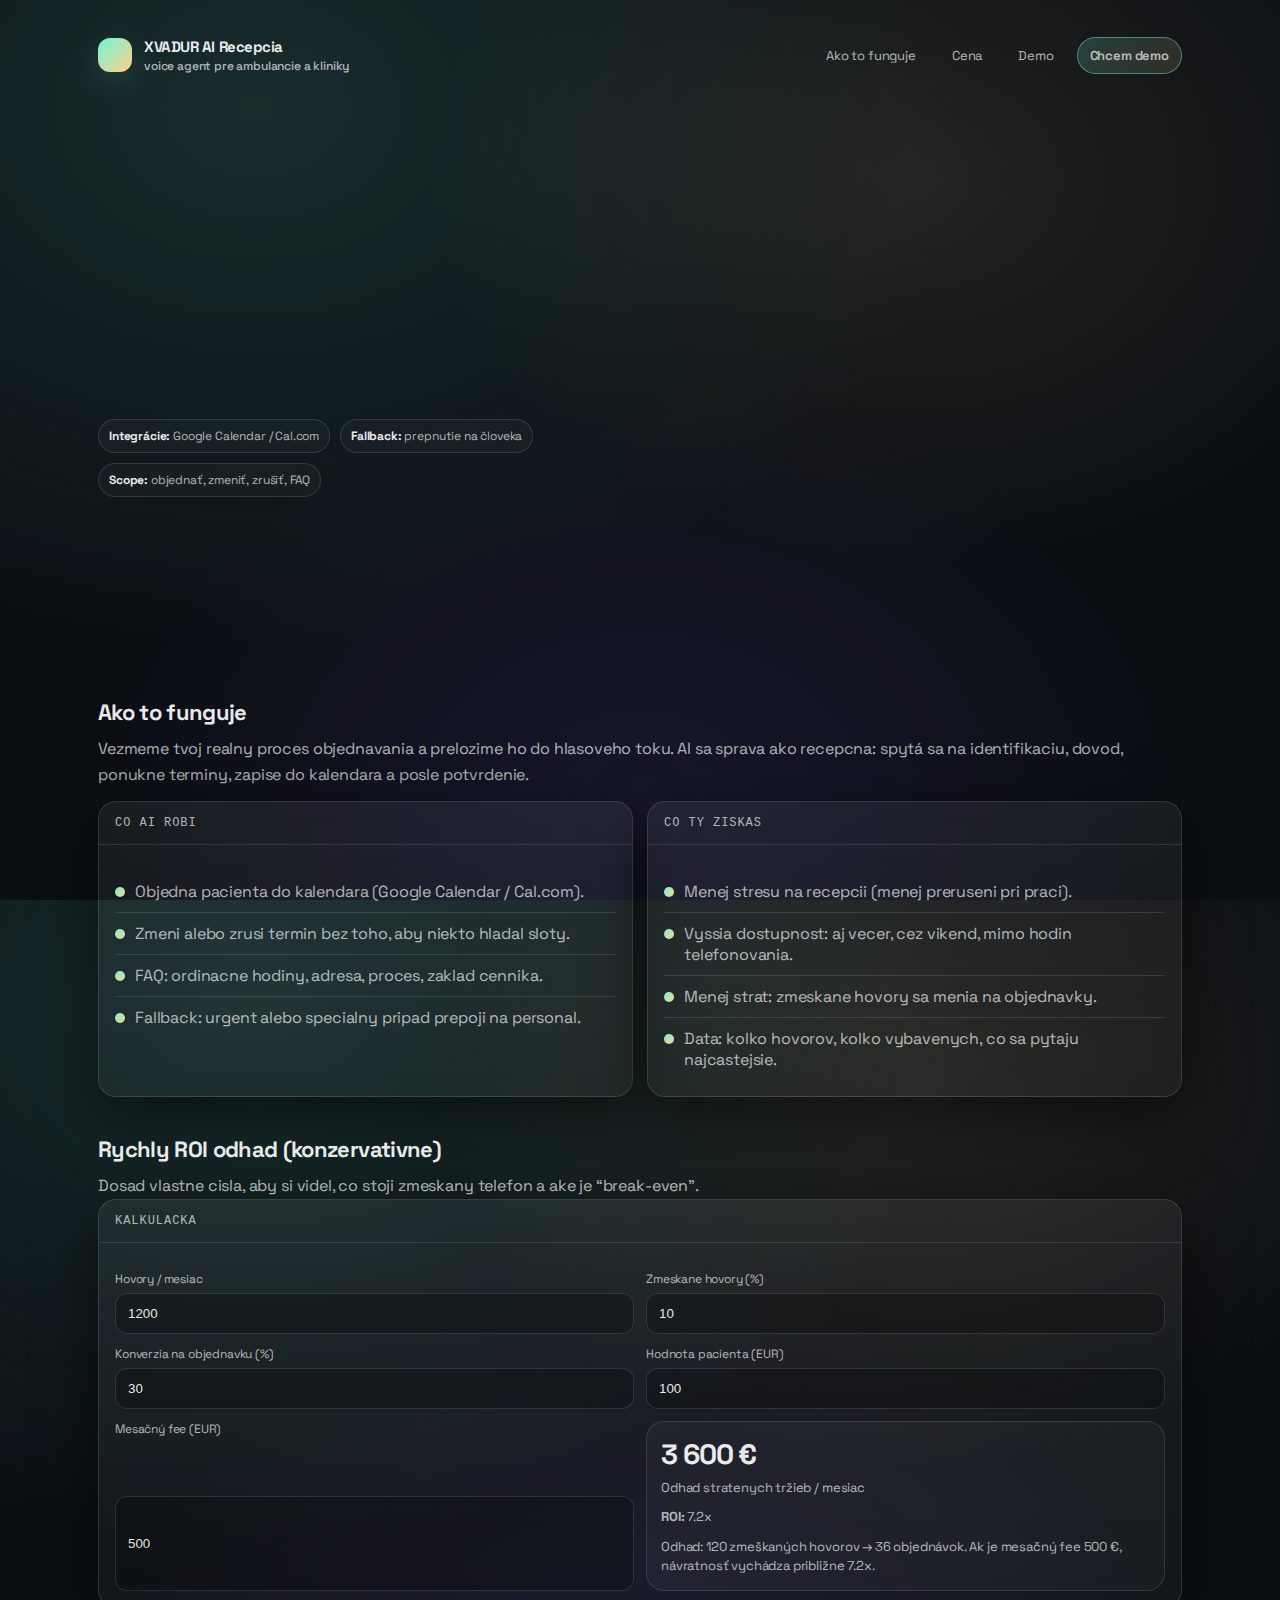
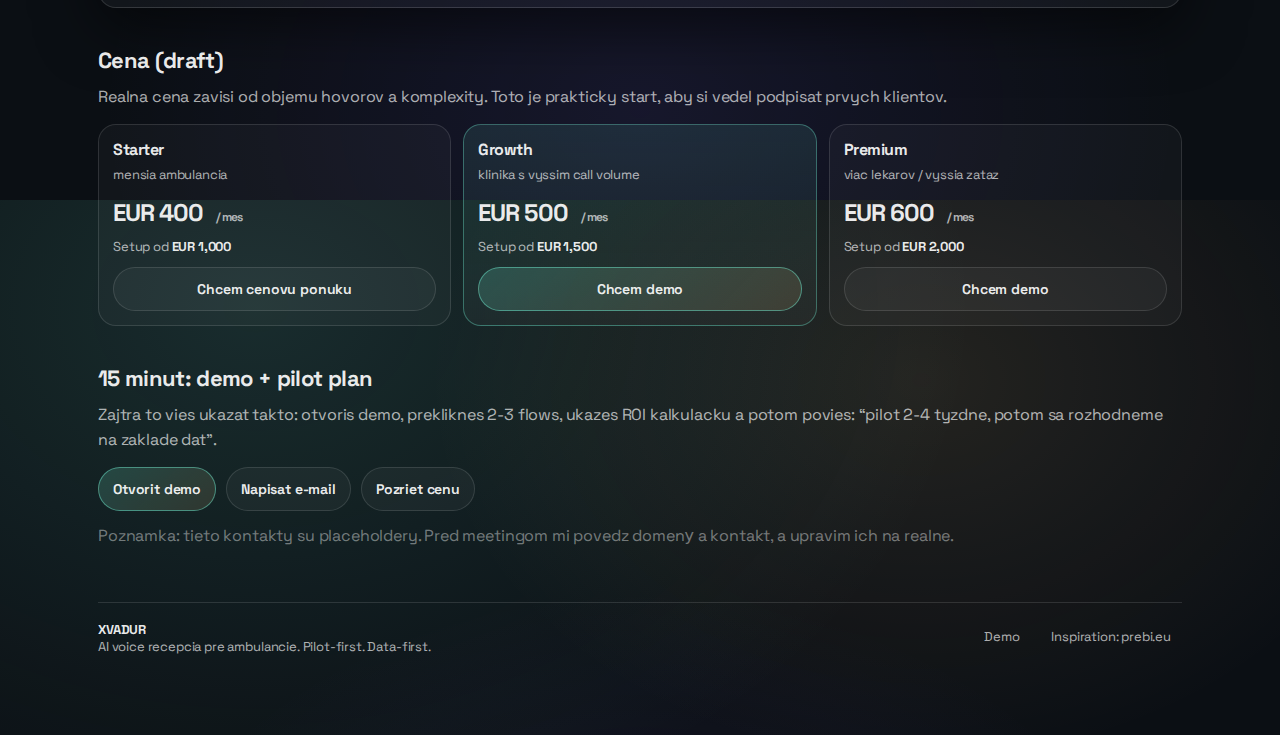
<file: web/index.html>
<!doctype html>
<html lang="sk">
  <head>
    <meta charset="utf-8" />
    <meta name="viewport" content="width=device-width,initial-scale=1" />
    <title>XVADUR AI Recepcia | Hlasový asistent pre ambulancie</title>
    <meta
      name="description"
      content="AI hlasová recepcia pre ambulancie a kliniky: zdvihne hovory 24/7, triážuje, objednáva do kalendára a vybaví FAQ."
    />
    <meta property="og:title" content="XVADUR AI Recepcia" />
    <meta property="og:description" content="AI hlasová recepcia pre ambulancie a kliniky. 24/7. Objednávanie do kalendára. Menej prerušení. Viac objednávok." />
    <meta property="og:type" content="website" />
    <link rel="preconnect" href="https://fonts.googleapis.com" />
    <link rel="preconnect" href="https://fonts.gstatic.com" crossorigin />
    <link
      href="https://fonts.googleapis.com/css2?family=Fraunces:opsz,wght@9..144,500..900&family=Space+Grotesk:wght@400..700&display=swap"
      rel="stylesheet"
    />
    <link rel="stylesheet" href="./styles.css" />
  </head>
  <body>
    <div class="wrap">
      <header class="topbar">
        <a class="brand" href="./">
          <span class="mark" aria-hidden="true"></span>
          <span>
            <strong>XVADUR AI Recepcia</strong>
            <small>voice agent pre ambulancie a kliniky</small>
          </span>
        </a>
        <nav class="nav">
          <a href="#ako">Ako to funguje</a>
          <a href="#pricing">Cena</a>
          <a href="./demo.html">Demo</a>
          <a class="btn primary" href="#kontakt">Chcem demo</a>
        </nav>
      </header>

      <section class="hero">
        <div>
          <div class="kicker fade-in">AI VOICE RECEPTION</div>
          <h1 class="fade-in d2">Recepcia, ktorá nikdy nespí.</h1>
          <p class="lead fade-in d3">
            AI hlasový asistent zdvihne telefón 24/7, triážuje hovory, objedná pacientov do kalendára a vybaví bežné otázky.
            Sestra a lekár riešia len to podstatné.
          </p>
          <div class="cta-row fade-in d4">
            <a class="btn primary" href="./demo.html">Pozrieť demo</a>
            <a class="btn" href="#kontakt">Naplánovať 15 min call</a>
            <a class="btn" href="#calc">Vypočítať ROI</a>
          </div>
          <div class="pill-row">
            <div class="pill"><b>Integrácie:</b> Google Calendar / Cal.com</div>
            <div class="pill"><b>Fallback:</b> prepnutie na človeka</div>
            <div class="pill"><b>Scope:</b> objednať, zmeniť, zrušiť, FAQ</div>
          </div>
        </div>

        <aside class="card fade-in d3">
          <div class="hd">
            <div class="label">Pilot (2-4 tyzdne)</div>
            <a class="btn" href="./demo.html">Live flow</a>
          </div>
          <div class="bd">
            <div class="grid3">
              <div class="mini">
                <div class="t">Menej preruseni</div>
                <div class="d">AI vybavi opakovane otazky a jednoduchu administrativu.</div>
              </div>
              <div class="mini">
                <div class="t">Menej zmeskanych</div>
                <div class="d">Hovor je zdvihnuty okamzite, aj mimo hodin telefonovania.</div>
              </div>
              <div class="mini">
                <div class="t">Realne metriky</div>
                <div class="d">Zaznamy: hovory, objednavky, odhad usetreneho casu.</div>
              </div>
            </div>
            <ul class="clean" style="margin-top: 14px">
              <li><span class="dot"></span><span>Setup: telefonne cislo + kalendar + FAQ dokument (rychlo).</span></li>
              <li><span class="dot"></span><span>Po pilote: jasne rozhodnutie, ci to dava ROI a co doplnit.</span></li>
              <li><span class="dot"></span><span>Bez scope hell: ziadne CRM, ziadny custom dashboard, ziadna multijazycnost (zatial).</span></li>
            </ul>
          </div>
        </aside>
      </section>

      <section class="section" id="ako">
        <h2>Ako to funguje</h2>
        <p>
          Vezmeme tvoj realny proces objednavania a prelozime ho do hlasoveho toku. AI sa sprava ako recepcna:
          spytá sa na identifikaciu, dovod, ponukne terminy, zapise do kalendara a posle potvrdenie.
        </p>
        <div class="split">
          <div class="card">
            <div class="hd"><div class="label">Co AI robi</div></div>
            <div class="bd">
              <ul class="clean">
                <li><span class="dot"></span><span>Objedna pacienta do kalendara (Google Calendar / Cal.com).</span></li>
                <li><span class="dot"></span><span>Zmeni alebo zrusi termin bez toho, aby niekto hladal sloty.</span></li>
                <li><span class="dot"></span><span>FAQ: ordinacne hodiny, adresa, proces, zaklad cennika.</span></li>
                <li><span class="dot"></span><span>Fallback: urgent alebo specialny pripad prepoji na personal.</span></li>
              </ul>
            </div>
          </div>
          <div class="card">
            <div class="hd"><div class="label">Co ty ziskas</div></div>
            <div class="bd">
              <ul class="clean">
                <li><span class="dot"></span><span>Menej stresu na recepcii (menej preruseni pri praci).</span></li>
                <li><span class="dot"></span><span>Vyssia dostupnost: aj vecer, cez vikend, mimo hodin telefonovania.</span></li>
                <li><span class="dot"></span><span>Menej strat: zmeskane hovory sa menia na objednavky.</span></li>
                <li><span class="dot"></span><span>Data: kolko hovorov, kolko vybavenych, co sa pytaju najcastejsie.</span></li>
              </ul>
            </div>
          </div>
        </div>
      </section>

      <section class="section" id="calc">
        <h2>Rychly ROI odhad (konzervativne)</h2>
        <p>Dosad vlastne cisla, aby si videl, co stoji zmeskany telefon a ake je “break-even”.</p>
        <div class="card">
          <div class="hd"><div class="label">Kalkulacka</div></div>
          <div class="bd">
            <div class="calc">
              <div class="field">
                <label for="calc_calls">Hovory / mesiac</label>
                <input id="calc_calls" inputmode="numeric" value="1200" />
              </div>
              <div class="field">
                <label for="calc_missed">Zmeskane hovory (%)</label>
                <input id="calc_missed" inputmode="numeric" value="10" />
              </div>
              <div class="field">
                <label for="calc_conv">Konverzia na objednavku (%)</label>
                <input id="calc_conv" inputmode="numeric" value="30" />
              </div>
              <div class="field">
                <label for="calc_value">Hodnota pacienta (EUR)</label>
                <input id="calc_value" inputmode="numeric" value="100" />
              </div>
              <div class="field">
                <label for="calc_fee">Mesačný fee (EUR)</label>
                <input id="calc_fee" inputmode="numeric" value="500" />
              </div>
              <div class="result">
                <div class="big" id="calc_loss">—</div>
                <div class="sub">Odhad stratenych tržieb / mesiac</div>
                <div class="sub" style="margin-top: 10px"><b>ROI:</b> <span id="calc_roi">—</span></div>
                <div class="sub" id="calc_note" style="margin-top: 10px"></div>
              </div>
            </div>
          </div>
        </div>
      </section>

      <section class="section" id="pricing">
        <h2>Cena (draft)</h2>
        <p>Realna cena zavisi od objemu hovorov a komplexity. Toto je prakticky start, aby si vedel podpisat prvych klientov.</p>
        <div class="pricing">
          <div class="price">
            <div class="name">Starter</div>
            <div class="tag">mensia ambulancia</div>
            <div class="amt">EUR 400 <span>/ mes</span></div>
            <div class="meta">Setup od <b>EUR 1,000</b></div>
            <a class="btn" href="#kontakt">Chcem cenovu ponuku</a>
          </div>
          <div class="price reco">
            <div class="name">Growth</div>
            <div class="tag">klinika s vyssim call volume</div>
            <div class="amt">EUR 500 <span>/ mes</span></div>
            <div class="meta">Setup od <b>EUR 1,500</b></div>
            <a class="btn primary" href="#kontakt">Chcem demo</a>
          </div>
          <div class="price">
            <div class="name">Premium</div>
            <div class="tag">viac lekarov / vyssia zataz</div>
            <div class="amt">EUR 600 <span>/ mes</span></div>
            <div class="meta">Setup od <b>EUR 2,000</b></div>
            <a class="btn" href="#kontakt">Chcem demo</a>
          </div>
        </div>
      </section>

      <section class="section" id="kontakt">
        <h2>15 minut: demo + pilot plan</h2>
        <p>
          Zajtra to vies ukazat takto: otvoris <a href="./demo.html">demo</a>, prekliknes 2-3 flows, ukazes ROI kalkulacku a potom
          povies: “pilot 2-4 tyzdne, potom sa rozhodneme na zaklade dat”.
        </p>
        <div class="cta-row" style="margin-top: 14px">
          <a class="btn primary" href="./demo.html">Otvorit demo</a>
          <a class="btn" href="mailto:hello@xvadur.ai?subject=Demo%20-%20XVADUR%20AI%20Recepcia">Napisat e-mail</a>
          <a class="btn" href="#pricing">Pozriet cenu</a>
        </div>
        <p style="margin-top: 12px; color: var(--faint)">
          Poznamka: tieto kontakty su placeholdery. Pred meetingom mi povedz domenу a kontakt, a upravim ich na realne.
        </p>
      </section>

      <footer class="footer">
        <div>
          <b style="color: var(--text)">XVADUR</b><br />
          <span>AI voice recepcia pre ambulancie. Pilot-first. Data-first.</span>
        </div>
        <div class="links">
          <a href="./demo.html">Demo</a>
          <a href="https://prebi.eu/" target="_blank" rel="noreferrer">Inspiration: prebi.eu</a>
        </div>
      </footer>
    </div>
    <script src="./app.js"></script>
  </body>
</html>
</file>
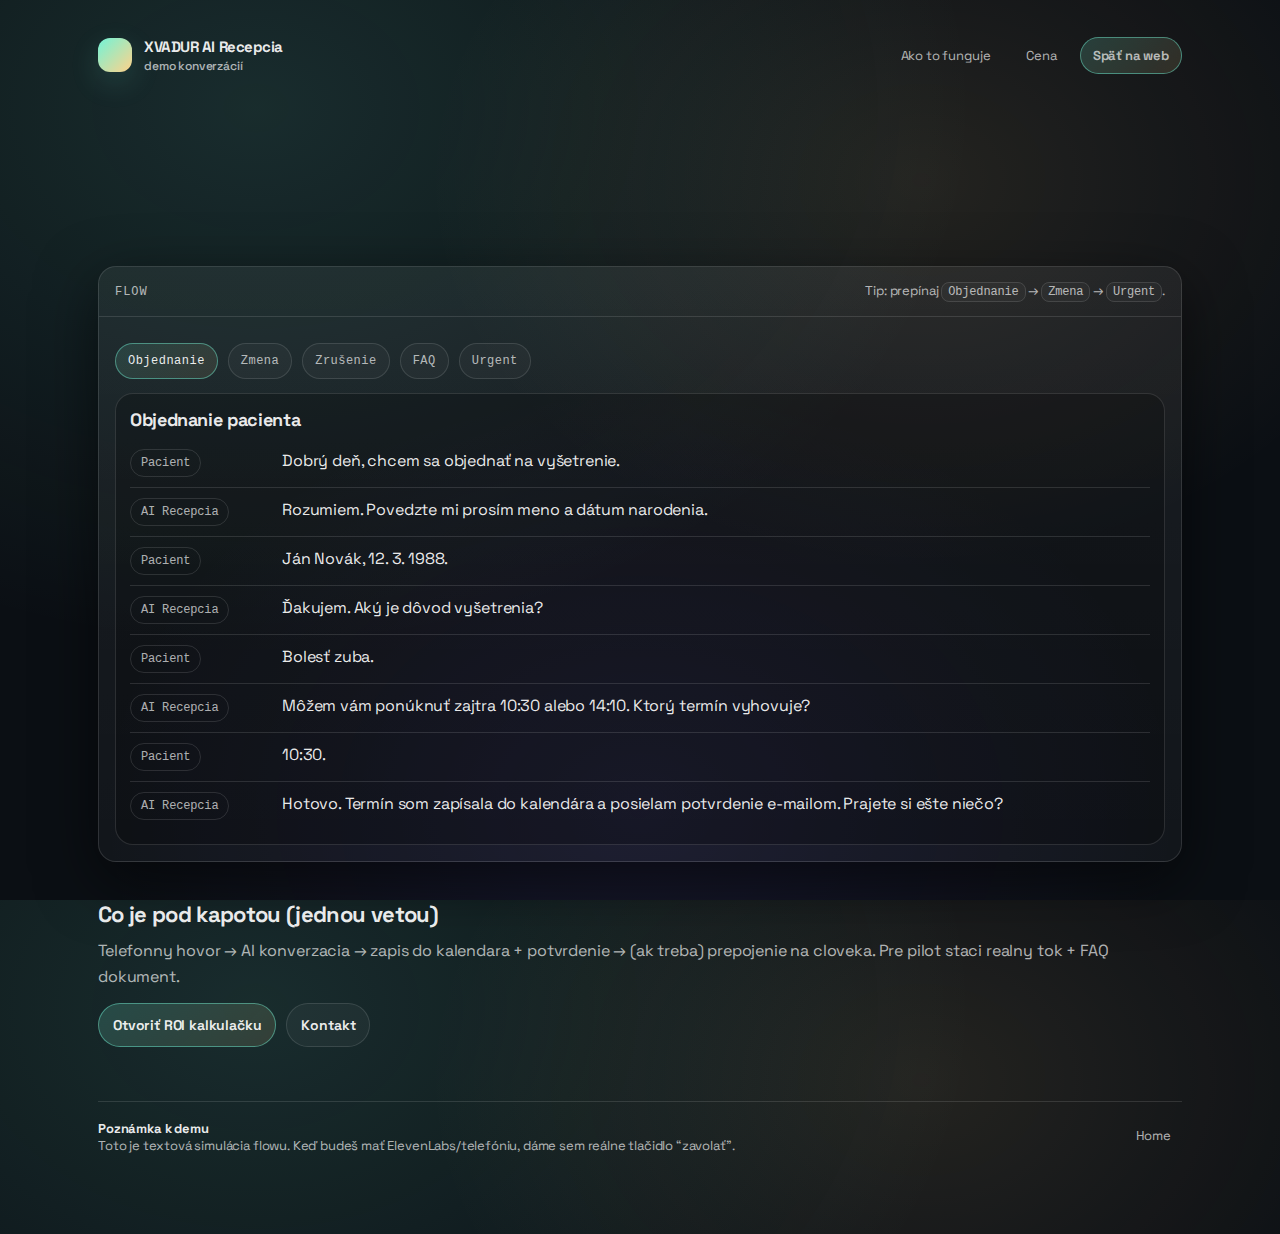
<file: web/demo.html>
<!doctype html>
<html lang="sk">
  <head>
    <meta charset="utf-8" />
    <meta name="viewport" content="width=device-width,initial-scale=1" />
    <title>Demo | XVADUR AI Recepcia</title>
    <meta name="description" content="Interaktívne demo konverzácií pre AI hlasovú recepciu." />
    <link rel="preconnect" href="https://fonts.googleapis.com" />
    <link rel="preconnect" href="https://fonts.gstatic.com" crossorigin />
    <link
      href="https://fonts.googleapis.com/css2?family=Fraunces:opsz,wght@9..144,500..900&family=Space+Grotesk:wght@400..700&display=swap"
      rel="stylesheet"
    />
    <link rel="stylesheet" href="./styles.css" />
    <style>
      .tabs { display: flex; gap: 10px; flex-wrap: wrap; margin-top: 10px; }
      .tab {
        font-family: var(--mono);
        font-size: 12px;
        letter-spacing: 0.04em;
        padding: 10px 12px;
        border-radius: 999px;
        border: 1px solid var(--line);
        background: rgba(255, 255, 255, 0.03);
        color: var(--muted);
        cursor: pointer;
      }
      .tab.active {
        color: var(--text);
        border-color: rgba(114, 243, 215, 0.45);
        background: linear-gradient(135deg, rgba(114, 243, 215, 0.12), rgba(255, 210, 138, 0.10));
      }
      .demo {
        margin-top: 14px;
        border-radius: var(--radius);
        border: 1px solid var(--line);
        background: rgba(0, 0, 0, 0.22);
        padding: 14px;
      }
      .row { display: grid; grid-template-columns: 140px 1fr; gap: 12px; padding: 10px 0; border-top: 1px solid var(--line); }
      .row:first-child { border-top: none; }
      .who {
        font-family: var(--mono);
        font-size: 12px;
        color: var(--muted);
        padding: 6px 10px;
        border: 1px solid var(--line);
        border-radius: 999px;
        width: fit-content;
        height: fit-content;
      }
      .msg { color: var(--text); line-height: 1.55; }
      .hint { color: var(--muted); font-size: 13px; line-height: 1.6; }
      .kbd { font-family: var(--mono); font-size: 12px; border: 1px solid var(--line); padding: 2px 6px; border-radius: 8px; background: rgba(255,255,255,0.03); }
    </style>
  </head>
  <body>
    <div class="wrap">
      <header class="topbar">
        <a class="brand" href="./">
          <span class="mark" aria-hidden="true"></span>
          <span>
            <strong>XVADUR AI Recepcia</strong>
            <small>demo konverzácií</small>
          </span>
        </a>
        <nav class="nav">
          <a href="./#ako">Ako to funguje</a>
          <a href="./#pricing">Cena</a>
          <a class="btn primary" href="./">Späť na web</a>
        </nav>
      </header>

      <section class="section" style="margin-top: 18px">
        <div class="kicker fade-in">DEMO</div>
        <h1 class="fade-in d2" style="margin-top: 10px">Ukážka flowov, ktoré predáš zajtra.</h1>
        <p class="lead fade-in d3">
          Toto je demo v štýle “show, don’t tell”. Preklikni 2 flowy, potom otvor ROI kalkulačku na home page.
        </p>

        <div class="card" style="margin-top: 14px">
          <div class="hd">
            <div class="label">Flow</div>
            <div class="hint">Tip: prepínaj <span class="kbd">Objednanie</span> → <span class="kbd">Zmena</span> → <span class="kbd">Urgent</span>.</div>
          </div>
          <div class="bd">
            <div class="tabs">
              <button class="tab active" data-flow="booking" type="button">Objednanie</button>
              <button class="tab" data-flow="change" type="button">Zmena</button>
              <button class="tab" data-flow="cancel" type="button">Zrušenie</button>
              <button class="tab" data-flow="faq" type="button">FAQ</button>
              <button class="tab" data-flow="urgent" type="button">Urgent</button>
            </div>

            <div class="demo">
              <h2 id="demo_title" style="margin: 0 0 8px; font-size: 18px; letter-spacing: -0.02em">—</h2>
              <div id="demo_out"></div>
            </div>
          </div>
        </div>

        <div class="section">
          <h2>Co je pod kapotou (jednou vetou)</h2>
          <p>
            Telefonny hovor → AI konverzacia → zapis do kalendara + potvrdenie → (ak treba) prepojenie na cloveka.
            Pre pilot staci realny tok + FAQ dokument.
          </p>
          <div class="cta-row" style="margin-top: 14px">
            <a class="btn primary" href="./index.html#calc">Otvoriť ROI kalkulačku</a>
            <a class="btn" href="mailto:hello@xvadur.ai?subject=Demo%20-%20XVADUR%20AI%20Recepcia">Kontakt</a>
          </div>
        </div>
      </section>

      <footer class="footer">
        <div>
          <b style="color: var(--text)">Poznámka k demu</b><br />
          <span>Toto je textová simulácia flowu. Keď budeš mať ElevenLabs/telefóniu, dáme sem reálne tlačidlo “zavolať”.</span>
        </div>
        <div class="links">
          <a href="./">Home</a>
        </div>
      </footer>
    </div>
    <script src="./demo.js"></script>
  </body>
</html>
</file>
<file: web/styles.css>
:root {
  --bg: #0b0f14;
  --panel: rgba(255, 255, 255, 0.06);
  --panel-2: rgba(255, 255, 255, 0.09);
  --text: rgba(255, 255, 255, 0.92);
  --muted: rgba(255, 255, 255, 0.68);
  --faint: rgba(255, 255, 255, 0.42);
  --line: rgba(255, 255, 255, 0.12);
  --accent: #72f3d7;
  --accent-2: #ffd28a;
  --danger: #ff7a90;
  --shadow: 0 18px 60px rgba(0, 0, 0, 0.55);
  --radius: 18px;
  --radius-sm: 12px;
  --max: 1120px;
  --mono: ui-monospace, SFMono-Regular, Menlo, Monaco, Consolas, "Liberation Mono",
    "Courier New", monospace;
  --sans: "Space Grotesk", system-ui, -apple-system, Segoe UI, Roboto, Arial, sans-serif;
  --serif: "Fraunces", ui-serif, Georgia, "Times New Roman", serif;
}

* { box-sizing: border-box; }
html, body { height: 100%; }
body {
  margin: 0;
  font-family: var(--sans);
  color: var(--text);
  background: radial-gradient(1200px 900px at 20% 12%, rgba(114, 243, 215, 0.13), transparent 60%),
              radial-gradient(900px 700px at 72% 20%, rgba(255, 210, 138, 0.10), transparent 55%),
              radial-gradient(900px 700px at 50% 90%, rgba(124, 92, 255, 0.10), transparent 60%),
              var(--bg);
  letter-spacing: -0.01em;
}

a { color: inherit; text-decoration: none; }
a:hover { text-decoration: none; }

.wrap { max-width: var(--max); margin: 0 auto; padding: 22px 18px 80px; }

.topbar {
  display: flex;
  align-items: center;
  justify-content: space-between;
  gap: 12px;
  padding: 14px 0 18px;
}

.brand {
  display: inline-flex;
  align-items: center;
  gap: 12px;
  user-select: none;
}
.mark {
  width: 34px;
  height: 34px;
  border-radius: 12px;
  background: linear-gradient(135deg, rgba(114, 243, 215, 1), rgba(255, 210, 138, 1));
  box-shadow: 0 10px 30px rgba(114, 243, 215, 0.15);
}
.brand strong { letter-spacing: -0.03em; font-size: 15px; }
.brand small { color: var(--muted); font-weight: 500; font-size: 12px; display: block; margin-top: 1px; }

.nav {
  display: flex;
  align-items: center;
  gap: 10px;
  flex-wrap: wrap;
  justify-content: flex-end;
}
.nav a {
  color: var(--muted);
  font-size: 13px;
  padding: 9px 12px;
  border: 1px solid transparent;
  border-radius: 999px;
}
.nav a:hover {
  color: var(--text);
  border-color: var(--line);
  background: rgba(255, 255, 255, 0.03);
}

.btn {
  display: inline-flex;
  align-items: center;
  justify-content: center;
  gap: 10px;
  padding: 12px 14px;
  border-radius: 999px;
  border: 1px solid var(--line);
  background: rgba(255, 255, 255, 0.04);
  color: var(--text);
  font-weight: 650;
  font-size: 14px;
  cursor: pointer;
  transition: transform 120ms ease, border-color 120ms ease, background 120ms ease;
}
.btn:hover { transform: translateY(-1px); border-color: rgba(255,255,255,0.22); background: rgba(255,255,255,0.06); }
.btn.primary {
  background: linear-gradient(135deg, rgba(114, 243, 215, 0.18), rgba(255, 210, 138, 0.12));
  border-color: rgba(114, 243, 215, 0.45);
}
.btn.primary:hover { border-color: rgba(114, 243, 215, 0.65); }
.btn.danger {
  border-color: rgba(255, 122, 144, 0.5);
  background: rgba(255, 122, 144, 0.10);
}

.hero {
  padding: 48px 0 10px;
  display: grid;
  grid-template-columns: 1.2fr 0.8fr;
  gap: 22px;
  align-items: start;
}

.kicker {
  font-family: var(--mono);
  letter-spacing: 0.10em;
  text-transform: uppercase;
  color: var(--muted);
  font-size: 12px;
}

h1 {
  margin: 10px 0 12px;
  font-family: var(--serif);
  font-size: clamp(34px, 4.2vw, 58px);
  line-height: 1.02;
  letter-spacing: -0.05em;
}
.lead {
  color: var(--muted);
  font-size: 16px;
  line-height: 1.55;
  max-width: 60ch;
}
.cta-row { display: flex; gap: 10px; margin-top: 18px; flex-wrap: wrap; }
.pill-row { display: flex; gap: 10px; flex-wrap: wrap; margin-top: 18px; }
.pill {
  border: 1px solid var(--line);
  background: rgba(255, 255, 255, 0.03);
  color: var(--muted);
  padding: 8px 10px;
  border-radius: 999px;
  font-size: 12px;
}
.pill b { color: var(--text); font-weight: 700; }

.card {
  border-radius: var(--radius);
  background: linear-gradient(180deg, rgba(255, 255, 255, 0.06), rgba(255, 255, 255, 0.03));
  border: 1px solid var(--line);
  box-shadow: var(--shadow);
  overflow: hidden;
}
.card .hd {
  padding: 14px 16px;
  border-bottom: 1px solid var(--line);
  display: flex;
  align-items: center;
  justify-content: space-between;
  gap: 12px;
}
.card .hd .label {
  font-family: var(--mono);
  font-size: 12px;
  letter-spacing: 0.08em;
  text-transform: uppercase;
  color: var(--muted);
}
.card .bd { padding: 16px; }

.grid3 {
  display: grid;
  grid-template-columns: repeat(3, 1fr);
  gap: 12px;
  margin-top: 18px;
}
.mini {
  border-radius: var(--radius-sm);
  border: 1px solid var(--line);
  background: rgba(255, 255, 255, 0.03);
  padding: 12px;
}
.mini .t { font-weight: 750; letter-spacing: -0.02em; }
.mini .d { color: var(--muted); font-size: 13px; line-height: 1.4; margin-top: 6px; }

.section { margin-top: 38px; }
.section h2 {
  font-size: 22px;
  letter-spacing: -0.03em;
  margin: 0 0 10px;
}
.section p { color: var(--muted); margin: 0; line-height: 1.6; }

.split {
  display: grid;
  grid-template-columns: 1fr 1fr;
  gap: 14px;
  margin-top: 14px;
}

ul.clean {
  margin: 10px 0 0;
  padding: 0;
  list-style: none;
}
ul.clean li {
  display: flex;
  gap: 10px;
  padding: 10px 0;
  border-top: 1px solid var(--line);
  color: var(--muted);
}
ul.clean li:first-child { border-top: none; }
ul.clean li .dot {
  width: 10px;
  height: 10px;
  border-radius: 999px;
  margin-top: 6px;
  background: linear-gradient(135deg, var(--accent), var(--accent-2));
  flex: 0 0 auto;
}

.pricing {
  display: grid;
  grid-template-columns: repeat(3, 1fr);
  gap: 12px;
  margin-top: 14px;
}
.price {
  padding: 14px;
  border-radius: var(--radius);
  border: 1px solid var(--line);
  background: rgba(255, 255, 255, 0.03);
}
.price .name { font-weight: 800; letter-spacing: -0.03em; }
.price .tag { margin-top: 6px; color: var(--muted); font-size: 13px; }
.price .amt { margin-top: 14px; font-size: 24px; font-weight: 850; letter-spacing: -0.04em; }
.price .amt span { color: var(--muted); font-size: 12px; font-weight: 600; margin-left: 8px; }
.price .meta { margin-top: 10px; color: var(--muted); font-size: 13px; }
.price .meta b { color: var(--text); }
.price .btn { width: 100%; margin-top: 12px; }
.price.reco {
  background: linear-gradient(180deg, rgba(114, 243, 215, 0.10), rgba(255, 255, 255, 0.03));
  border-color: rgba(114, 243, 215, 0.35);
}

.calc {
  display: grid;
  grid-template-columns: 1fr 1fr;
  gap: 12px;
  margin-top: 12px;
}
.field { display: grid; gap: 6px; }
label { color: var(--muted); font-size: 12px; }
input {
  width: 100%;
  padding: 12px 12px;
  border-radius: 12px;
  border: 1px solid var(--line);
  background: rgba(0, 0, 0, 0.25);
  color: var(--text);
  outline: none;
}
input:focus { border-color: rgba(114, 243, 215, 0.45); }
.result {
  border-radius: var(--radius);
  border: 1px solid var(--line);
  background: rgba(255, 255, 255, 0.03);
  padding: 14px;
}
.result .big { font-size: 28px; font-weight: 900; letter-spacing: -0.04em; }
.result .sub { color: var(--muted); margin-top: 6px; line-height: 1.5; font-size: 13px; }
.result .sub code { font-family: var(--mono); font-size: 12px; }

.footer {
  margin-top: 54px;
  padding-top: 18px;
  border-top: 1px solid var(--line);
  display: flex;
  align-items: flex-start;
  justify-content: space-between;
  gap: 18px;
  flex-wrap: wrap;
  color: var(--muted);
  font-size: 13px;
}
.footer .links { display: flex; gap: 10px; flex-wrap: wrap; }
.footer a { color: var(--muted); padding: 6px 10px; border-radius: 999px; border: 1px solid transparent; }
.footer a:hover { color: var(--text); border-color: var(--line); background: rgba(255,255,255,0.03); }

.fade-in {
  opacity: 0;
  transform: translateY(10px);
  animation: in 520ms ease forwards;
}
.fade-in.d2 { animation-delay: 120ms; }
.fade-in.d3 { animation-delay: 220ms; }
.fade-in.d4 { animation-delay: 340ms; }
@keyframes in {
  to { opacity: 1; transform: translateY(0); }
}

@media (max-width: 980px) {
  .hero { grid-template-columns: 1fr; }
  .grid3 { grid-template-columns: 1fr; }
  .split { grid-template-columns: 1fr; }
  .pricing { grid-template-columns: 1fr; }
  .calc { grid-template-columns: 1fr; }
}
</file>
